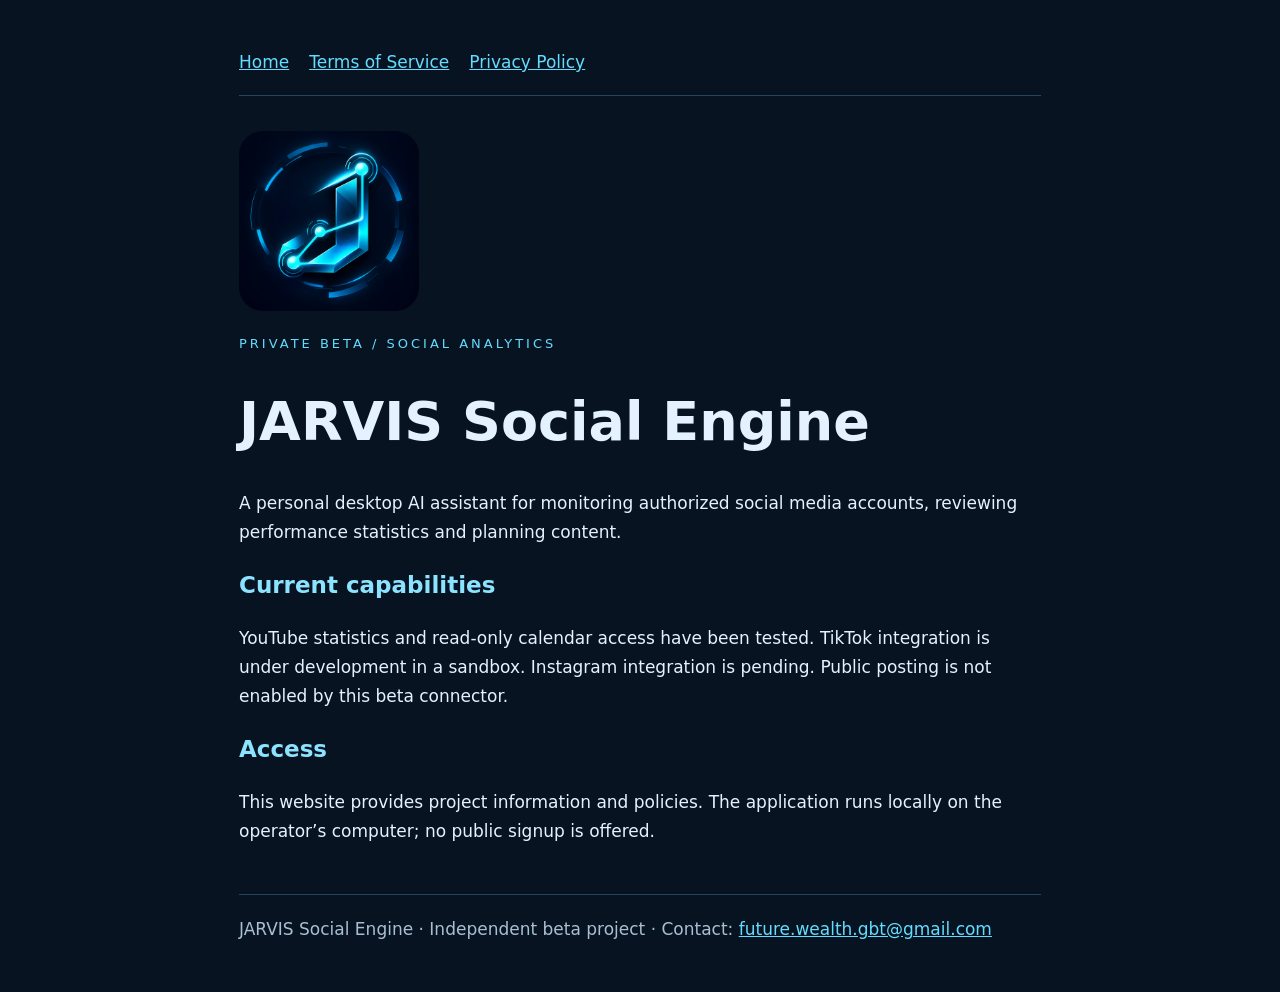
<file: index.html>
<!doctype html><html lang="en"><head><meta charset="utf-8"><meta name="viewport" content="width=device-width,initial-scale=1"><title>Home | JARVIS Social Engine</title><link rel="stylesheet" href="style.css"><link rel="icon" href="icon.png"></head><body><main><nav><a href="index.html">Home</a><a href="terms.html">Terms of Service</a><a href="privacy.html">Privacy Policy</a></nav><img src="icon.png" alt="JARVIS Social Engine emblem"><p class="tag">PRIVATE BETA / SOCIAL ANALYTICS</p><h1>JARVIS Social Engine</h1><p>A personal desktop AI assistant for monitoring authorized social media accounts, reviewing performance statistics and planning content.</p><h2>Current capabilities</h2><p>YouTube statistics and read-only calendar access have been tested. TikTok integration is under development in a sandbox. Instagram integration is pending. Public posting is not enabled by this beta connector.</p><h2>Access</h2><p>This website provides project information and policies. The application runs locally on the operator’s computer; no public signup is offered.</p><footer>JARVIS Social Engine · Independent beta project · Contact: <a href="mailto:future.wealth.gbt@gmail.com">future.wealth.gbt@gmail.com</a></footer></main></body></html>
</file>
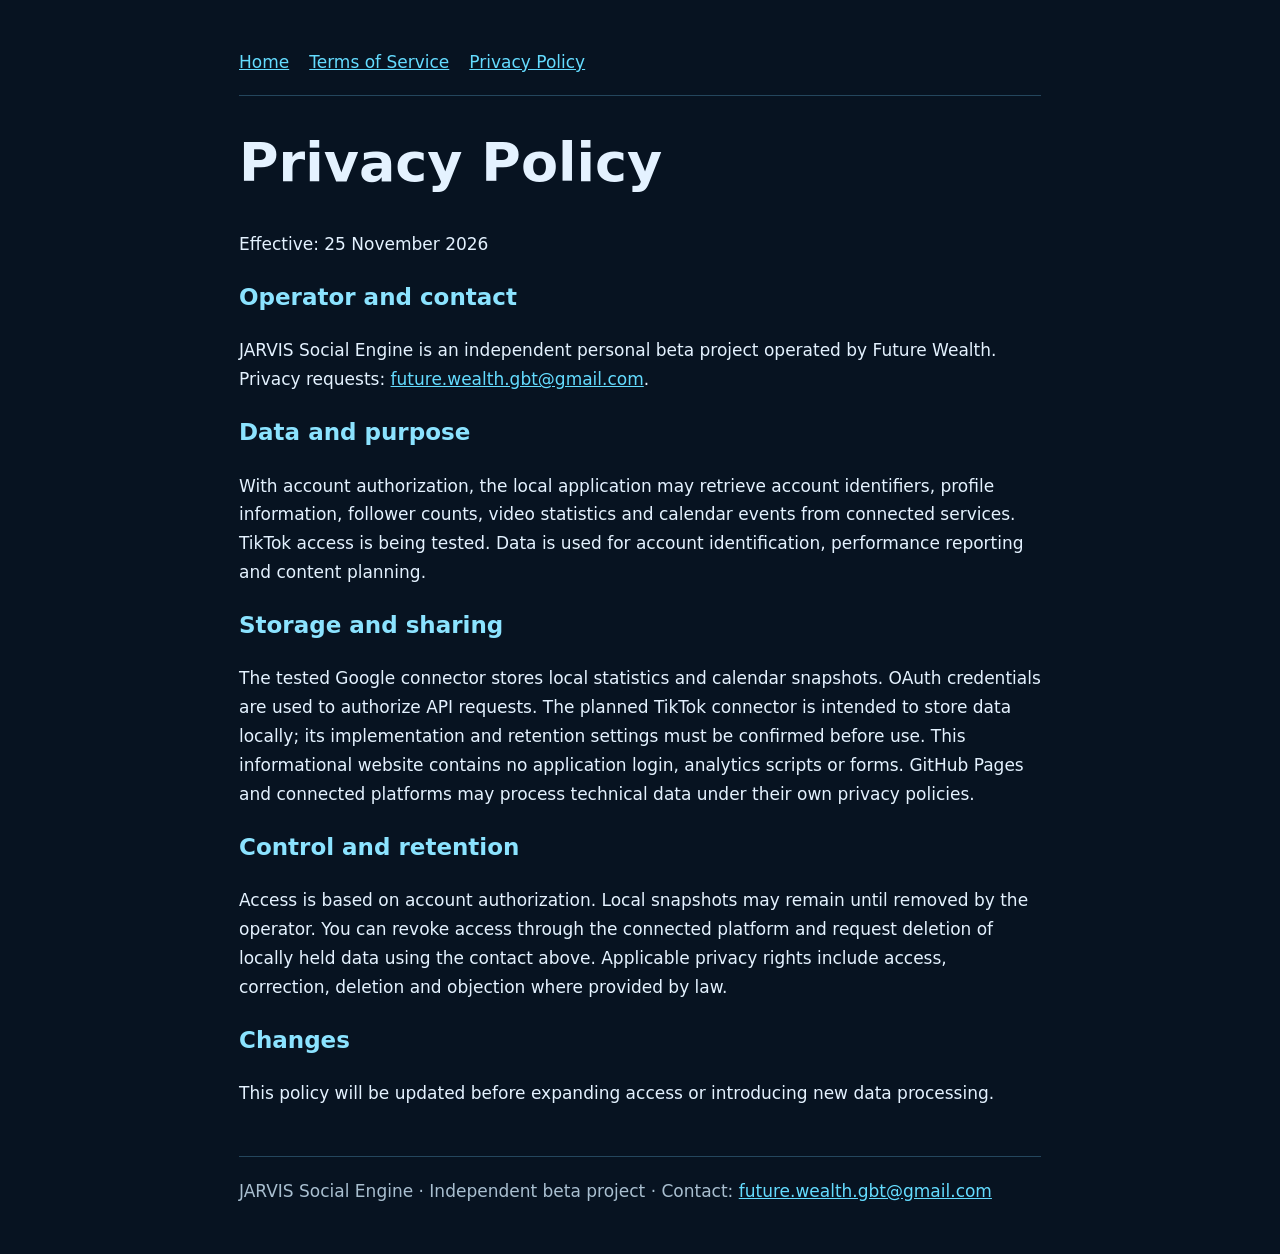
<file: privacy.html>
<!doctype html><html lang="en"><head><meta charset="utf-8"><meta name="viewport" content="width=device-width,initial-scale=1"><title>Privacy Policy | JARVIS Social Engine</title><link rel="stylesheet" href="style.css"><link rel="icon" href="icon.png"></head><body><main><nav><a href="index.html">Home</a><a href="terms.html">Terms of Service</a><a href="privacy.html">Privacy Policy</a></nav><h1>Privacy Policy</h1><p>Effective: 25 November 2026</p><h2>Operator and contact</h2><p>JARVIS Social Engine is an independent personal beta project operated by Future Wealth. Privacy requests: <a href="mailto:future.wealth.gbt@gmail.com">future.wealth.gbt@gmail.com</a>.</p><h2>Data and purpose</h2><p>With account authorization, the local application may retrieve account identifiers, profile information, follower counts, video statistics and calendar events from connected services. TikTok access is being tested. Data is used for account identification, performance reporting and content planning.</p><h2>Storage and sharing</h2><p>The tested Google connector stores local statistics and calendar snapshots. OAuth credentials are used to authorize API requests. The planned TikTok connector is intended to store data locally; its implementation and retention settings must be confirmed before use. This informational website contains no application login, analytics scripts or forms. GitHub Pages and connected platforms may process technical data under their own privacy policies.</p><h2>Control and retention</h2><p>Access is based on account authorization. Local snapshots may remain until removed by the operator. You can revoke access through the connected platform and request deletion of locally held data using the contact above. Applicable privacy rights include access, correction, deletion and objection where provided by law.</p><h2>Changes</h2><p>This policy will be updated before expanding access or introducing new data processing.</p><footer>JARVIS Social Engine · Independent beta project · Contact: <a href="mailto:future.wealth.gbt@gmail.com">future.wealth.gbt@gmail.com</a></footer></main></body></html>
</file>
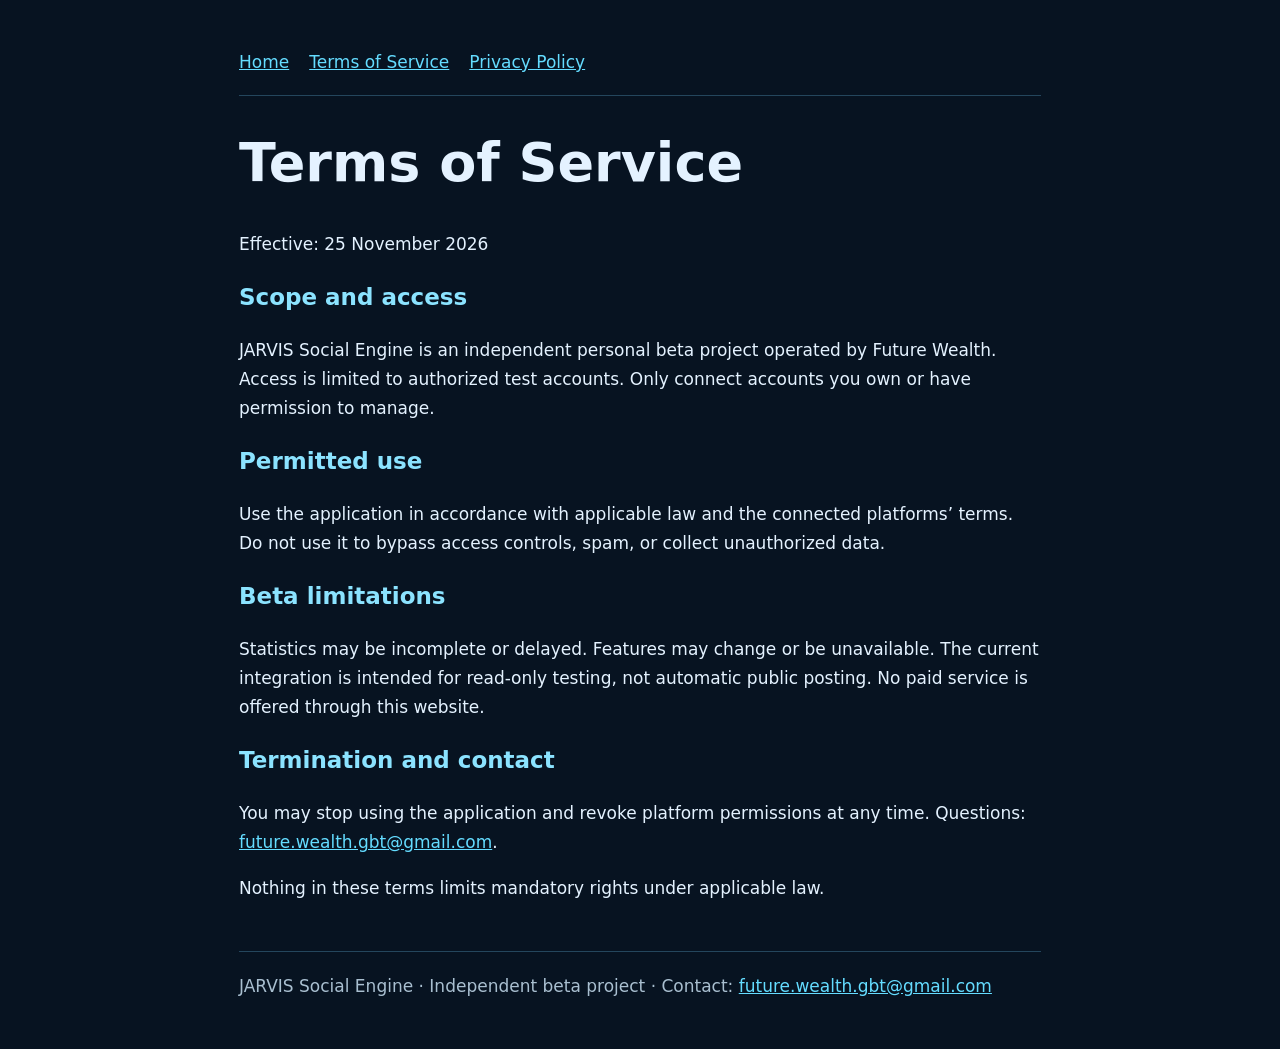
<file: terms.html>
<!doctype html><html lang="en"><head><meta charset="utf-8"><meta name="viewport" content="width=device-width,initial-scale=1"><title>Terms of Service | JARVIS Social Engine</title><link rel="stylesheet" href="style.css"><link rel="icon" href="icon.png"></head><body><main><nav><a href="index.html">Home</a><a href="terms.html">Terms of Service</a><a href="privacy.html">Privacy Policy</a></nav><h1>Terms of Service</h1><p>Effective: 25 November 2026</p><h2>Scope and access</h2><p>JARVIS Social Engine is an independent personal beta project operated by Future Wealth. Access is limited to authorized test accounts. Only connect accounts you own or have permission to manage.</p><h2>Permitted use</h2><p>Use the application in accordance with applicable law and the connected platforms’ terms. Do not use it to bypass access controls, spam, or collect unauthorized data.</p><h2>Beta limitations</h2><p>Statistics may be incomplete or delayed. Features may change or be unavailable. The current integration is intended for read-only testing, not automatic public posting. No paid service is offered through this website.</p><h2>Termination and contact</h2><p>You may stop using the application and revoke platform permissions at any time. Questions: <a href="mailto:future.wealth.gbt@gmail.com">future.wealth.gbt@gmail.com</a>.</p><p>Nothing in these terms limits mandatory rights under applicable law.</p><footer>JARVIS Social Engine · Independent beta project · Contact: <a href="mailto:future.wealth.gbt@gmail.com">future.wealth.gbt@gmail.com</a></footer></main></body></html>
</file>
<file: style.css>
*{box-sizing:border-box}body{margin:0;background:#071321;color:#e4f2ff;font:17px/1.7 system-ui,sans-serif}main{max-width:850px;margin:auto;padding:48px 24px}nav{display:flex;gap:20px;flex-wrap:wrap;border-bottom:1px solid #24465d;padding-bottom:18px}a{color:#64dcff}h1{font-size:clamp(32px,6vw,54px);line-height:1.15}h2{color:#8be3ff;font-size:23px}img{width:180px;border-radius:24px;margin-top:35px}footer{border-top:1px solid #24465d;margin-top:48px;padding-top:20px;color:#a9bfd0}.tag{color:#64dcff;letter-spacing:3px;font-size:13px}
</file>
